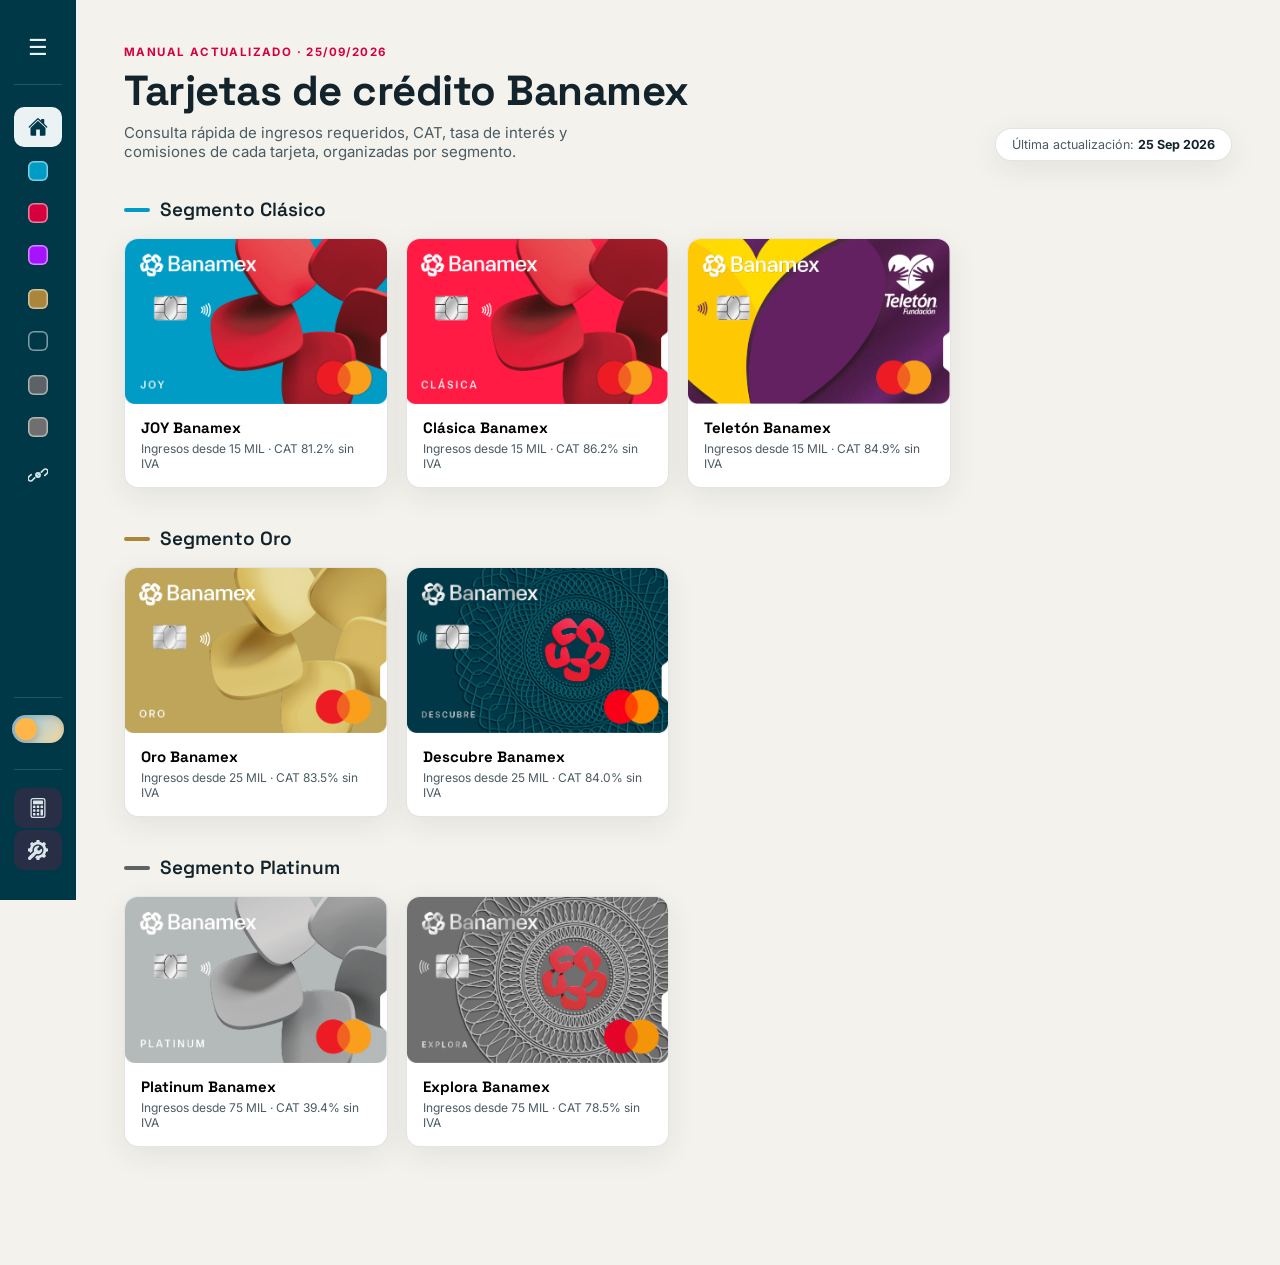
<file: index.html>
<!doctype html>
<html lang="es-MX">
  <head>
    <meta charset="UTF-8" />
    <meta name="viewport" content="width=device-width, initial-scale=1.0" />
    <title>Manual de Tarjetas · Banamex</title>
    <link rel="icon" href="img/favicon.png" />
    <link rel="preconnect" href="https://fonts.googleapis.com" />
    <link rel="preconnect" href="https://fonts.gstatic.com" crossorigin />
    <link
      href="https://fonts.googleapis.com/css2?family=Space+Grotesk:wght@500;600;700&family=Inter:wght@400;500;600;700&display=swap"
      rel="stylesheet"
    />
    <link rel="stylesheet" href="styles.css" />
    <script src="cards/joy.js" defer></script>
    <script src="cards/clasica.js" defer></script>
    <script src="cards/teleton.js" defer></script>
    <script src="cards/oro.js" defer></script>
    <script src="cards/descubre.js" defer></script>
    <script src="cards/platinum.js" defer></script>
    <script src="cards/explora.js" defer></script>
    <script src="calculators.js" defer></script>
    <script src="script.js" defer></script>
    <script src="src/components/theme-toggle.js" defer></script>
  </head>
  <body>
    <div class="overlay" id="overlay"></div>

    <div class="topbar">
      <div class="t1">Manual de Tarjetas · Banamex</div>
      <button class="burger" id="burgerBtn" aria-label="Abrir menú">☰</button>
    </div>

    <div class="app">
      <nav class="sidebar" id="sidebar">
        <div class="brand-block">
          <button
            id="sidebarToggle"
            class="sidebar-toggle"
            title="Contraer menú"
          >
            ☰
          </button>
          <div>
            <div class="t1">Manual Banamex</div>
            <div class="t2">Tarjetas de Crédito</div>
          </div>
        </div>
        <div id="navContainer"><!-- generado por JS --></div>
        <!-- Selector de tema -->
        <div class="theme-switch-container">
          <span class="theme-label">Tema</span>
          <theme-toggle size="md"></theme-toggle>
        </div>
      </nav>

      <main class="main">
        <section class="view active" id="view-home">
          <div class="hero">
            <div>
              <span class="eyebrow">Manual actualizado · 25/09/2026</span>
              <h1>Tarjetas de crédito Banamex</h1>
              <p>
                Consulta rápida de ingresos requeridos, CAT, tasa de interés y
                comisiones de cada tarjeta, organizadas por segmento.
              </p>
            </div>
            <div class="updated-badge">
              Última actualización: <b>25 Sep 2026</b>
            </div>
          </div>
          <div id="segmentsContainer"><!-- generado por JS --></div>
        </section>

        <section class="view" id="view-card">
          <button class="back-link" onclick="showView('home')">
            ← Volver al menú
          </button>
          <div id="cardDetailContainer"><!-- generado por JS --></div>
        </section>

        <section class="view" id="view-puntos">
          <button class="back-link" onclick="showView('home')">
            ← Volver al menú
          </button>
          <div class="hero" style="margin-bottom: 26px">
            <div>
              <h1>Conversión de puntos y tasas de interés</h1>
            </div>
          </div>

          <div class="calc-grid">
            <!-- Calculadora 1: puntos -->
            <div class="calc-card">
              <h2>Conversión de puntos</h2>

              <div class="field">
                <label for="p_tarjeta">Tarjeta</label>
                <select id="p_tarjeta">
                  <option value="0.05">CLÁSICA</option>
                  <option value="0.07">ORO</option>
                  <option value="0.10">PLATINUM</option>
                </select>
              </div>
              <div class="field">
                <label for="p_gasto">Gasto ($)</label>
                <input
                  type="number"
                  id="p_gasto"
                  value="5000"
                  min="0"
                  step="100"
                />
              </div>
              <div class="calc-results">
                <div class="result">
                  <div class="rl">Porcentaje</div>
                  <div class="rv" id="p_out_pct">5%</div>
                </div>
                <div class="result">
                  <div class="rl">Puntos</div>
                  <div class="rv" id="p_out_puntos">250</div>
                </div>
                <div class="result pink" style="grid-column: 1 / -1">
                  <div class="rl">Bonificación</div>
                  <div class="rv" id="p_out_bono">$25</div>
                </div>
              </div>
              <div class="formula-note">
                Puntos = <code>Gasto × Porcentaje</code> · Bonificación =
                <code>Puntos × 0.10</code>
              </div>
            </div>

            <!-- Calculadora 2: intereses -->
            <div class="calc-card">
              <h2>Tasas de interés e intereses generados</h2>

              <div class="field">
                <label for="i_tarjeta">Tarjeta</label>
                <select id="i_tarjeta">
                  <option value="0.6093">JOY</option>
                  <option value="0.6092">TELETON</option>
                  <option value="0.6093">CLÁSICA</option>
                  <option value="0.5895">ORO</option>
                  <option value="0.5901">DESCUBRE</option>
                  <option value="0.3047">PLATINUM</option>
                  <option value="0.5648" selected>EXPLORA</option>
                </select>
              </div>
              <div class="field">
                <label for="i_deuda">Deuda ($)</label>
                <input
                  type="number"
                  id="i_deuda"
                  value="1000"
                  min="0"
                  step="100"
                />
              </div>
              <div class="calc-results">
                <div class="result">
                  <div class="rl">Tasa anual</div>
                  <div class="rv" id="i_out_anual">57.17%</div>
                </div>
                <div class="result">
                  <div class="rl">Tasa mensual</div>
                  <div class="rv" id="i_out_mensual">4.76%</div>
                </div>
                <div class="result pink" style="grid-column: 1 / -1">
                  <div class="rl">Intereses generados</div>
                  <div class="rv" id="i_out_intereses">$47.64</div>
                </div>
              </div>
              <div class="formula-note">
                Tasa mensual = <code>Tasa anual ÷ 12</code> · Intereses =
                <code>Deuda × Tasa mensual</code>
              </div>
            </div>
          </div>

          <footer class="page-footer"></footer>
        </section>

        <section class="view" id="view-digitos">
          <div class="hero" style="margin-bottom: 26px">
            <div>
              <h1>Consulta de dígitos de diferentes bancos</h1>
              <p>Selecciona un banco para ver sus dígitos de referencia.</p>
            </div>
          </div>
          <div class="digitos-grid" id="digitosContainer">
            <!-- generado por JS -->
          </div>
        </section>

        <section class="view" id="view-digito-detail">
          <button class="back-link" onclick="showView('digitos')">
            ← Volver a Dígitos
          </button>
          <div id="digitoDetailContainer"><!-- generado por JS --></div>
        </section>
      </main>
    </div>
    <div id="scriptModal" class="modal">
      <div class="modal-box">
        <button id="closeModal" class="modal-close">✕</button>

        <h2 id="modalTitle">Script para vender</h2>

        <div id="modalScript" class="modal-script"></div>
      </div>
    </div>
  </body>
</html>
</file>
<file: styles.css>
/* ============================================================
   MANUAL DE TARJETAS BANAMEX — hoja de estilos
   Paleta y tokens de diseño reunidos aquí arriba para editar fácil
   ============================================================ */
:root{
  /* ---------- Tema claro ---------- */
  --bg: #F4F2EC;
  --paper: #FFFFFF;
  --surface: #FCFBF8;
  --surface-soft: #FAF8F3;
  --surface-gold: #FBF6EC;

  --ink: #12232C;
  --ink-soft: #4B5B63;
  --ink-muted: #6F7E84;

  --line: rgba(18,35,44,0.12);
  --line-strong: rgba(18,35,44,0.18);

  --brand-red: #D6003F;
  --brand-red-hover: #B90036;
  --brand-teal: #003848;
  --brand-teal-hover: #00556C;
  --gold: #A9863B;

  --sidebar-bg: #003848;
  --sidebar-text: #EAF2F4;
  --sidebar-text-soft: #A9C4CB;
  --sidebar-muted: #7FA3AC;
  --sidebar-item: #D9E7EA;
  --sidebar-hover: rgba(255,255,255,0.08);
  --sidebar-active: #EAF2F4;
  --sidebar-border: rgba(255,255,255,0.14);
  --sidebar-tooltip-bg: #062430;

  /* ---------- Cajas / tarjetas ---------- */
  --card-border: rgba(18,35,44,0.12);
  --card-border-strong: rgba(18,35,44,0.18);
  --card-highlight: rgba(255,255,255,0.70);
  --card-shadow-inset: rgba(255,255,255,0.45);

  --input-bg: #FCFBF8;
  --code-bg: rgba(18,35,44,0.06);

  --shadow: 0 8px 30px rgba(18,35,44,0.08);
  --shadow-hover: 0 14px 34px rgba(18,35,44,0.14);
  --modal-overlay: rgba(0,0,0,0.45);

  --radius-lg: 20px;
  --radius-md: 14px;
  --radius-sm: 8px;

  --font-display: 'Space Grotesk', 'Arial Narrow', sans-serif;
  --font-body: 'Inter', -apple-system, BlinkMacSystemFont, 'Segoe UI', sans-serif;
  --sidebar-w: 280px;
  --sidebar-w-collapsed: 76px;

  color-scheme: light;
}

/* ============================================================
   TEMA OSCURO
   Compatible con data-theme="dark" o class="dark"
   ============================================================ */
html[data-theme="dark"],
body[data-theme="dark"],
body.dark-mode,
html.dark,
body.dark,
body.dark-theme{
  --bg: #0E171B;
  --paper: #172329;
  --surface: #1B2A30;
  --surface-soft: #18262C;
  --surface-gold: #2A251B;

  --ink: #F1F6F7;
  --ink-soft: #B5C5C9;
  --ink-muted: #8FA4AA;

  --line: rgba(220,240,244,0.12);
  --line-strong: rgba(220,240,244,0.20);

  --brand-red: #F02E67;
  --brand-red-hover: #FF4D7F;
  --brand-teal: #0A4C5E;
  --brand-teal-hover: #0D657A;
  --gold: #C6A65A;

  --sidebar-bg: #071F27;
  --sidebar-text: #EEF7F9;
  --sidebar-text-soft: #B3CDD3;
  --sidebar-muted: #8FB3BC;
  --sidebar-item: #D3E3E7;
  --sidebar-hover: rgba(255,255,255,0.10);
  --sidebar-active: #EAF2F4;
  --sidebar-border: rgba(255,255,255,0.12);
  --sidebar-tooltip-bg: #07171D;

  /* ---------- Cajas / tarjetas ---------- */
  --card-border: rgba(255,255,255,0.13);
  --card-border-strong: rgba(255,255,255,0.18);
  --card-highlight: rgba(255,255,255,0.055);
  --card-shadow-inset: rgba(255,255,255,0.06);

  --input-bg: #142127;
  --code-bg: rgba(255,255,255,0.07);

  --shadow: 0 8px 30px rgba(0,0,0,0.28);
  --shadow-hover: 0 14px 34px rgba(0,0,0,0.40);
  --modal-overlay: rgba(0,0,0,0.68);

  color-scheme: dark;
}

*{ box-sizing:border-box; }
html{ scroll-behavior:smooth; }
body{margin:0; background:var(--bg); color:var(--ink); font-family:var(--font-body); -webkit-font-smoothing:antialiased;}
body, .sidebar, .topbar, .tcard, .digito-btn, .digito-card, .costos-panel, .extra-block, .calc-card, .stat, .updated-badge, .detail-segment-tag, .field select, .field input, .formula-note, .validity-note, .waiver-block, .modal-box{ transition:background-color .25s ease, color .25s ease, border-color .25s ease, box-shadow .25s ease; }
img{ max-width:100%; display:block; }
button{ font-family:inherit; cursor:pointer; }
a{ color:inherit; }

.script-text strong{ color:var(--brand-red); font-weight:700;}
/* ---------- App shell ---------- */
.app{ display:flex; min-height:100vh;}

/* ---------- Sidebar ---------- */
.sidebar{ width:var(--sidebar-w); flex-shrink:0; background:var(--sidebar-bg); color:var(--sidebar-text); padding:28px 20px 28px; position:sticky; 
  top:0; height:100vh; overflow-y:auto;overflow-x:hidden; display:flex; flex-direction:column; gap:22px; transition:width .22s ease, padding .22s ease, background-color .25s ease, color .25s ease;}
.sidebar::-webkit-scrollbar{ width:6px; }
.sidebar::-webkit-scrollbar-thumb{ background:rgba(255,255,255,0.18); border-radius:6px; }

.sidebar.collapsed{width:var(--sidebar-w-collapsed); padding-left:14px; padding-right:14px; overflow:visible;}

.sidebar-toggle{ width:38px; height:38px; margin-right: .5rem; flex-shrink:0; border:none; border-radius:10px; background:transparent; 
  color:var(--sidebar-text); display:flex; align-items:center; justify-content:center; font-size:22px; transition:.25s;}

.sidebar-toggle:hover{ background:var(--sidebar-hover); transform:scale(1.05);}
.sidebar.collapsed .sidebar-toggle{margin:auto;}

@keyframes pulse{
    0%{
        box-shadow:
            0 0 0 0 color-mix(in srgb, var(--brand-teal) 45%, transparent);
    }
    70%{
        box-shadow:
            0 0 0 12px transparent;
    }
    100%{
        box-shadow:
            0 0 0 0 transparent;
  }
}
@media(max-width:900px){ .sidebar-toggle{ display:none; } }

.brand-block{display:flex;align-items:center; padding-bottom:18px; border-bottom:1px solid var(--sidebar-border);}
.brand-block img{width:44px; height:44px; border-radius:10px; object-fit:cover; background:#062430;}
.brand-block .t1{font-family:var(--font-display); font-weight:700; font-size:15px; letter-spacing:0.2px; line-height:1.2;}
.brand-block .t2{ font-size:11.5px; color:var(--sidebar-text-soft); letter-spacing:0.3px;}

.sidebar.collapsed .brand-block{ justify-content:center;}

.sidebar.collapsed .brand-block img{ display:none;}

.sidebar.collapsed .brand-block .t1,
.sidebar.collapsed .brand-block .t2{display:none;}

.nav-group{ margin-top:4px; }
.nav-group-label{ font-size:11px; text-transform:uppercase; letter-spacing:1.2px; color:var(--sidebar-muted); font-weight:600; margin:0 0 10px 4px;}
.nav-item{ display:flex; align-items:center; gap:10px; width:100%; text-align:left; background:none; border:none; color:var(--sidebar-item); padding:9px 10px; border-radius:10px; font-size:13.5px; font-weight:500; margin-bottom:2px; text-decoration:none; cursor:pointer; box-sizing:border-box; transition:background .15s ease, color .15s ease, padding-left .15s ease;}
.nav-item .ext-arrow{ margin-left:auto;  font-size:15px; flex-shrink:0; }
.sidebar.collapsed .nav-item .ext-arrow{ display:none; }
.nav-item .dot{ width:20px; height:20px; border-radius:30%; flex-shrink:0; box-shadow: inset 0 0 0 1.5px rgba(255,255,255,0.5);}
.nav-item:hover{ background:var(--sidebar-hover); padding-left:14px; }
.nav-item.active{ background:var(--sidebar-active); color:var(--brand-teal); font-weight:700; }
.nav-item.active .dot{ box-shadow:none; }
.nav-item .nav-label{ overflow:hidden; text-overflow:ellipsis; white-space:nowrap; }
.nav-item .ico{flex-shrink: 0; width: 20px; height: 20px; background-color:var(--sidebar-item); -webkit-mask-size: contain; mask-size: contain; 
  -webkit-mask-repeat: no-repeat; mask-repeat: no-repeat; -webkit-mask-position: center; mask-position: center; 
  transition: background-color .15s ease;}
.nav-item:hover .ico{ background-color: var(--brand-teal); }
.nav-item.active .ico{ background-color:var(--brand-teal); }

.nav-dropdown-group { margin-top:8px; position:relative; }
.nav-dropdown-trigger { position:relative; }
.nav-dropdown-trigger .nav-svg-icon {
  width:20px;
  height:20px;
  flex-shrink:0;
  color:var(--sidebar-item);
}
.nav-dropdown-trigger .caret {
  margin-left:auto;
  font-size:14px;
  transition:transform .2s ease;
}
.nav-dropdown-group.expanded .nav-dropdown-trigger .caret {
  transform: rotate(180deg);
}
.nav-submenu {
  display:none;
  margin-top:4px;
  padding-left:10px;
  border-left:1px solid var(--sidebar-border);
}
.nav-dropdown-group.expanded .nav-submenu {
  display:block;
}
.nav-subitem {
  padding-left:12px;
  font-size:12.4px;
}
.nav-subitem .nav-label {
  white-space:normal;
  line-height:1.3;
}
.sidebar.collapsed .nav-dropdown-group {
  position:relative;
  z-index:30;
}
.sidebar.collapsed .nav-dropdown-trigger {
  justify-content:center;
}
.sidebar.collapsed .nav-dropdown-trigger .nav-label,
.sidebar.collapsed .nav-dropdown-trigger .caret {
  display:none;
}
.sidebar.collapsed .nav-dropdown-group.expanded .nav-submenu {
  display:block;
  position:absolute;
  top:50%;
  left:calc(100% + 15px);
  transform:translateY(-50%);
  margin-left:0;
  padding:8px 8px 6px;
  background:var(--sidebar-bg);
  border:1px solid var(--sidebar-border);
  border-radius:12px;
  box-shadow:0 14px 28px rgba(0,0,0,0.2);
  z-index:200;
}
.sidebar.collapsed .nav-submenu {
  display:none;
}
.sidebar.collapsed .nav-subitem {
  padding:8px 10px;
  border-radius:8px;
}
.sidebar.collapsed .nav-subitem .nav-label {
  display:block;
  white-space:normal;
}

/* ---------- Collapsed sidebar state ---------- */
.sidebar.collapsed .brand-block{ justify-content:center; }
.sidebar.collapsed .brand-block .t1,
.sidebar.collapsed .brand-block .t2{ display:none; }
.sidebar.collapsed .nav-group-label{ display:none; }
.sidebar.collapsed .nav-item{
  justify-content:center;
  padding:10px;
}
.sidebar.collapsed .nav-item:hover{ padding-left:10px; }
.sidebar.collapsed .nav-item .nav-label{ display:none; }
.sidebar.collapsed .nav-calc{ padding-left:0; padding-right:0; }

/* ---------- Tooltip flotante de iconos (sidebar colapsado) ---------- */
.sidebar-tooltip{ position:fixed; transform:translateY(-50%); background:var(--sidebar-tooltip-bg, #062430); color:#fff; padding:9px 16px; border-radius:8px; 
  font-size:13.5px; font-weight:600; letter-spacing:0.1px; white-space:nowrap; box-shadow:0 10px 28px rgba(6,36,48,0.35); z-index:3000; 
  pointer-events:none; animation:sidebarTooltipIn .14s ease;}
.sidebar-tooltip::before{content:""; position:absolute; top:50%; left:-5px; transform:translateY(-50%); width:10px; height:10px; 
  background:var(--sidebar-tooltip-bg, #062430); border-radius:2px; transform:translateY(-50%) rotate(45deg);}
@keyframes sidebarTooltipIn{
  from{ opacity:0; transform:translateY(-50%) translateX(-6px); }
  to{ opacity:1; transform:translateY(-50%) translateX(0); }}

.nav-calc{  padding-top:18px; border-top:1px solid var(--sidebar-border);}
.nav-calc .nav-item{ background:color-mix(in srgb, var(--brand-red) 18%, transparent); color:#FFD9E2;}
.nav-calc .nav-item.active{ background:var(--brand-red); color:#fff; }
.nav-calc .nav-item:hover{ background:color-mix(in srgb, var(--brand-red) 30%, transparent); }

/* ---------- Mobile top bar ---------- */
.topbar{ display:none; position:sticky; top:0; z-index:40; background:var(--sidebar-bg); color:var(--sidebar-text); align-items:center; 
  justify-content:space-between; padding:14px 16px; box-shadow:var(--shadow);}
.topbar .t1{ font-family:var(--font-display); font-weight:700; font-size:15px; }
.burger{background:none; border:1px solid var(--sidebar-border); border-radius:8px; width:38px; height:34px; color:var(--sidebar-text); font-size:18px; 
  line-height:1;}

/* ---------- Main ---------- */
.main{flex:1; min-width:0; padding:40px 48px 80px;}
.view{ display:none; animation:fade .35s ease; }
.view.active{ display:block; }
@keyframes fade{ from{ opacity:0; transform:translateY(6px);} to{opacity:1; transform:translateY(0);} }

/* ---------- Home view ---------- */
.hero{ display:flex; align-items:flex-end;justify-content:space-between; gap:24px; margin-bottom:36px; flex-wrap:wrap;}
.hero h1{ font-family:var(--font-display); font-size:clamp(28px, 3.4vw, 42px); line-height:1.05; margin:0 0 10px; letter-spacing:-0.5px;}
.hero p{
  margin:0; color:var(--ink-soft); font-size:15px; max-width:52ch;
}
.hero .eyebrow{display:inline-block; font-size:11.5px; text-transform:uppercase; letter-spacing:1.4px;color:var(--brand-red); font-weight:700; margin-bottom:10px;}
.updated-badge{ background:var(--paper);border:1px solid var(--line); border-radius:100px; padding:8px 16px; font-size:12.5px; 
  color:var(--ink-soft); box-shadow:var(--shadow);white-space:nowrap;}
.updated-badge b{ color:var(--ink); }

.segment-block{ margin-bottom:38px; }
.segment-title{ display:flex; align-items:center; gap:10px; font-family:var(--font-display); font-size:19px; font-weight:600; margin:0 0 16px;}
.segment-title .bar{ width:26px; height:4px; border-radius:4px; }

.card-grid{ display:grid; grid-template-columns:repeat(auto-fill, minmax(230px, 1fr)); gap:18px;}
.tcard{background:var(--paper); border-radius:var(--radius-md); overflow:hidden; box-shadow:var(--shadow); border:1px solid var(--line);
  text-align:left; padding:0; transition:transform .18s ease, box-shadow .18s ease; display:flex; flex-direction:column;}
.tcard:hover{ transform:translateY(-4px); box-shadow:var(--shadow-hover); }
.tcard img{ width:100%; aspect-ratio:600/379; object-fit:cover; }
.tcard .tc-body{ padding:14px 16px 16px; }
.tcard .tc-name{ font-family:var(--font-display); font-weight:700; font-size:15px; margin-bottom:4px; }
.tcard .tc-meta{ font-size:12px; color:var(--ink-soft); }

/* ---------- Dígitos: menú de bancos ---------- */
.digitos-grid{ display:grid; grid-template-columns:repeat(3, minmax(0,1fr)); gap:14px; max-width:760px;}
.digito-btn{ background:var(--paper); border:1.5px solid var(--line); border-radius:999px; padding:16px 18px; font-family:var(--font-display); 
  font-weight:600; font-size:14px; letter-spacing:.2px; color:var(--ink); text-align:center; box-shadow:var(--shadow); transition:transform .15s ease, 
  border-color .15s ease, color .15s ease;}
.digito-btn:hover{ transform:translateY(-3px); border-color:var(--brand-teal); color:var(--brand-teal);}
.digito-btn:active{ transform:translateY(0); }

/* ---------- Dígitos: detalle por banco ---------- */
.digito-cards-grid{display:grid; grid-template-columns:repeat(auto-fit, minmax(220px, 400px)); justify-content:center; gap:18px; margin-top:24px;}
.digito-card{background:var(--paper); border:1px solid var(--line); border-radius:var(--radius-md); box-shadow:var(--shadow); overflow:hidden; 
  min-height:440px; display:flex; align-items:center; justify-content:center;}
.digito-card img{ width:100%; object-fit:cover; display:block; }
.digito-placeholder{color:var(--ink-soft); font-size:13px; text-align:center; padding:24px;}

@media (max-width: 860px){
  .digitos-grid{ grid-template-columns:repeat(2, minmax(0,1fr)); }}
@media (max-width: 520px){
  .digitos-grid{ grid-template-columns:1fr; }
  .digito-card{ min-height:260px; }}

/* ---------- Card detail view ---------- */
.back-link{display:inline-flex; align-items:center; gap:6px; font-size:13px; font-weight:600; color:var(--ink-soft); background:none; 
  border:none; padding:0; margin-bottom:20px;}
.back-link:hover{ color:var(--brand-red); }
.detail-head{ display:flex; gap:22px; margin-bottom:30px; align-items:center; flex-wrap:wrap;}
.detail-img-wrap{flex:0 0 190px; max-width:190px; width:100%; overflow:hidden;}
.detail-img-wrap img{ width:100%; display:block; }
.detail-info{ flex:1 1 300px; min-width:240px; }
.detail-segment-tag{ display:inline-flex; align-items:center; gap:7px; font-size:11.5px; text-transform:uppercase; letter-spacing:1.2px; 
  font-weight:700; color:var(--ink-soft); margin-bottom:8px; padding:6px 12px; background:var(--paper); border:1px solid var(--line); 
  border-radius:999px;}
.detail-segment-tag .dot{ width:9px; height:9px; border-radius:50%; }
.detail-info h1{font-family:var(--font-display); font-size:clamp(22px,2.6vw,30px); margin:0 0 14px; letter-spacing:-0.5px;}
/* ---------- Card detail: imagen izquierda + nombre arriba de la tabla, alineado a la izquierda ---------- */
.detail-page-title{font-family:var(--font-display); font-size:clamp(24px,2.8vw,32px); margin:0 0 22px; letter-spacing:-0.5px; text-align:left;}
.detail-header{
  position:sticky;
  top:18px;
  z-index:20;
  display:flex;
  align-items:flex-start;
  justify-content:flex-start;
  gap:24px;
  text-align:left;
  padding:8px 0 12px;
  background: linear-gradient(to bottom, var(--bg-main) 0%, rgba(10, 18, 26, 0.88) 30%, rgba(10, 18, 26, 0.2) 100%);
  backdrop-filter: blur(6px);
}
.detail-img-col{flex:0 0 220px; width:220px; display:flex; flex-direction:column; align-items:flex-start;}
.detail-img-wrap{ width:100%; margin-top:10px;}
.detail-img-wrap img{ width:100%; display:block;}
.costos-panel{min-width:0; background: var(--paper); border:1px solid var(--line); border-radius:var(--radius-lg); 
  padding:20px 22px; box-shadow:var(--shadow);}
.costos-title{font-family:var(--font-display); font-weight:700; font-size:13px; text-transform:uppercase; letter-spacing:1.2px; 
  color:var(--accent, var(--brand-red));margin-bottom:14px; display:flex; align-items:center; gap:8px;}
.costos-title::before{ content:""; width:8px; height:8px; border-radius:50%; background:var(--accent, var(--brand-red));}
.costos-grid{display:grid; grid-template-columns:repeat(3, 1fr); gap:10px;}
@media(max-width:640px){ .costos-grid{ grid-template-columns:1fr 1fr; } }

.detail-two-col{
    display:grid;
    grid-template-columns: 60% 40%;
    gap:22px;
    margin-top:22px;
    align-items:flex-start;
}
.detail-two-col > .extra-block,
.detail-two-col > .waiver-block{
  margin-top:0;
}
.detail-actions{
  margin-top:22px;
  display:flex;
  justify-content:flex-start;
}
.detail-action-btn{
  appearance:none;
  border:none;
  border-radius:999px;
  background:linear-gradient(135deg, var(--brand-teal), var(--brand-red));
  color:#fff;
  font-family:var(--font-display);
  font-size:0.92rem;
  font-weight:700;
  padding:12px 18px;
  cursor:pointer;
  box-shadow:var(--shadow);
  transition:transform .2s ease, box-shadow .2s ease;
}
.detail-action-btn:hover{
  transform:translateY(-2px);
  box-shadow:var(--shadow-hover);
}
@media (max-width:1400px){

    .detail-two-col{
        grid-template-columns:1fr;
    }
}
.script-text{ font-size:15.5px; color:var(--ink-soft); line-height:1.65; white-space:pre-line;}
.bonif-list{ margin:0; padding:0; list-style:none; display:flex; flex-direction:column; gap:10px;}
.bonif-list li{ position:relative; padding-left:26px; font-size:13.5px; line-height:1.55; color:var(--ink); counter-increment:bonif;}
.bonif-list{ counter-reset:bonif; }
.bonif-list li::before{ content:counter(bonif); position:absolute; left:0; top:0; width:18px; height:18px; 
  border-radius:50%; background:var(--gold); color:#fff; font-size:10.5px; font-weight:700; display:flex; 
  align-items:center; justify-content:center;}

.stat-grid{ display:grid; grid-template-columns:1fr 1fr; gap:8px;}
.stat{ background:var(--paper); border:1px solid var(--line); border-left:3px solid var(--accent, var(--brand-red)); border-radius:8px; padding:8px 11px;}
.stat .label{ font-size:17px; text-transform:uppercase; letter-spacing:0.6px; color:var(--ink-soft); font-weight:800; margin-bottom:3px; }
.stat .value{ font-family:var(--font-display); font-size:16px; font-weight:700; line-height:1.25; color:var(--brand-red); }
.stat.accent{ border-color:transparent; }

.extra-block{margin-top:22px;background:var(--paper); border:1px solid var(--line); border-radius:var(--radius-lg); padding:22px; box-shadow:var(--shadow);}
.extra-block h2{
  font-family:var(--font-display);  margin:14px;
}
.extra-block img{ border-radius:var(--radius-sm); }
.extra-block .benefits-list {
  list-style: none;
  margin: 0;
  padding: 0;
}

.extra-block .benefits-list li {
  margin: 0 0 18px;
  line-height: 1.5;
}

.extra-block .benefit-item-wrapper {
  display: block;
}

.extra-block .benefit-copy {
  display: inline;
  white-space: normal;
  overflow-wrap: break-word;
  word-break: normal;
  hyphens: none;
  line-height: 1.5;
}

.extra-block .benefit-copy strong {
  display: inline;
  font-weight: 800;
  white-space: normal;
}

.validity-note{
  margin-top:16px;font-size:12.5px;color:var(--ink-soft);background:var(--surface-soft); 
  border:1px dashed var(--line);border-radius:10px; padding:9px 12px; display:inline-block;}
.validity-note b{ color:var(--ink); }

.waiver-block{ background:var(--surface-gold); border:1px solid rgba(169,134,59,0.35); border-radius:var(--radius-lg); padding:18px 22px;}
.waiver-title{ font-family:var(--font-display); font-weight:600; font-size:16px; color:var(--gold); margin-bottom:6px;}
.waiver-block p{ margin:0; font-size:14.5px; color:var(--ink-soft); line-height:1.55; }

.explora-table-wrap {
  overflow-x: auto;
  border: 1px solid var(--line);
  border-radius: 12px;
}

.explora-benefits-table {
  width: 100%;
  border-collapse: collapse;
  background: var(--paper);
  min-width: 520px;
}

.explora-benefits-table th,
.explora-benefits-table td {
  text-align: left;
  padding: 12px 14px;
  border-bottom: 1px solid var(--line);
  vertical-align: top;
  color: var(--ink);
  font-size: 14px;
  line-height: 1.5;
}

.explora-benefits-table th {
  background: var(--surface-soft);
  font-family: var(--font-display);
  font-size: 12px;
  text-transform: uppercase;
  letter-spacing: 0.9px;
  color: var(--ink-soft);
}

.explora-benefits-table tbody tr:last-child td {
  border-bottom: none;
}

.explora-benefits-table td:first-child {
  font-weight: 700;
  color: var(--brand-teal);
  width: 34%;
}

.explora-table-block {
  padding: 0;
  overflow: hidden;
}

.explora-destinations-grid {
  display: grid;
  grid-template-columns: repeat(2, minmax(0, 1fr));
  gap: 0;
  border-bottom: 1px solid var(--line);
}

.explora-destination-group {
  padding: 22px 22px 14px;
}

.explora-destination-group + .explora-destination-group {
  border-left: 1px solid var(--line);
}

.explora-destination-group h3 {
  margin: 0 0 18px;
  font-family: var(--font-display);
  font-size: 1.05rem;
  font-weight: 700;
  color: var(--ink);
}

.explora-destination-list {
  list-style: none;
  margin: 0;
  padding: 0;
  display: grid;
  grid-template-columns: repeat(3, minmax(135px, 1fr));
  gap: 12px 18px;
  align-items: center;
}

.explora-destination-list li {
  position: relative;
  padding-left: 16px;
  font-size: 1rem;
  line-height: 1.4;
  color: var(--ink);
  font-weight: 600;
}

.explora-destination-list li::before {
  content: "•";
  position: absolute;
  left: 0;
  top: 0;
  color: var(--brand-teal);
  font-size: 1.05rem;
}

.explora-certificate-title {
  margin: 24px 22px 18px;
  font-family: var(--font-display);
  font-size: clamp(1.5rem, 1.7vw, 2.1rem);
  line-height: 1.25;
  color: var(--ink);
}

.explora-certificate-grid {
  display: grid;
  grid-template-columns: repeat(2, minmax(0, 1fr));
  gap: 18px;
  padding: 0 22px 22px;
}

.explora-certificate-card {
  display: flex;
  align-items: center;
  gap: 16px;
  background: var(--surface-soft);
  border: 1px solid var(--line);
  border-radius: 16px;
  padding: 18px 20px;
  min-height: 170px;
}

.explora-certificate-icon {
  width: 92px;
  height: 92px;
  border-radius: 18px;
  display: flex;
  align-items: center;
  justify-content: center;
  color: var(--brand-teal);
  background: rgba(6, 122, 140, 0.08);
  flex-shrink: 0;
}

.explora-certificate-icon svg {
  width: 58px;
  height: 58px;
}

.explora-certificate-copy {
  display: flex;
  flex-direction: column;
  gap: 8px;
  min-width: 0;
}

.explora-certificate-copy h3 {
  margin: 0;
  font-family: var(--font-display);
  font-size: clamp(1.15rem, 1.4vw, 1.8rem);
  line-height: 1.25;
  color: var(--ink);
}

.explora-certificate-copy p {
  margin: 0;
  color: var(--ink-soft);
  line-height: 1.6;
  font-size: 1rem;
}

@media (max-width: 900px) {
  .explora-destinations-grid,
  .explora-certificate-grid {
    grid-template-columns: 1fr;
  }

  .explora-destination-group + .explora-destination-group {
    border-left: none;
    border-top: 1px solid var(--line);
  }

  .explora-destination-list {
    grid-template-columns: repeat(2, minmax(140px, 1fr));
  }
}

.redencion-container {
  margin-top: 26px;
  background: var(--paper);
  border: 1px solid var(--line);
  border-radius: var(--radius-lg);
  padding: 22px;
  box-shadow: var(--shadow);
}

.section-header {
  display: flex;
  align-items: center;
  gap: 12px;
  margin-bottom: 24px;
}

.header-icon {
  width: 44px;
  height: 44px;
  background-color: var(--brand-teal);
  border-radius: 50%;
  display: flex;
  align-items: center;
  justify-content: center;
  flex-shrink: 0;
}

.header-icon svg {
  width: 24px;
  height: 24px;
  stroke: #ffffff;
}

.section-header h2 {
  margin: 0;
  font-family: var(--font-display);
  font-size: clamp(1.3rem, 2vw, 1.75rem);
  font-weight: 800;
  color: var(--brand-teal);
  letter-spacing: 0.5px;
}

.redencion-grid {
  display: grid;
  grid-template-columns: repeat(4, minmax(0, 1fr));
  gap: 16px;
}

.redencion-card {
  background: var(--surface-soft);
  border: 1px solid var(--line);
  border-radius: 14px;
  padding: 24px 16px 20px;
  display: flex;
  flex-direction: column;
  align-items: center;
  width: 100%;
  max-width: 100%;
  min-width: 0;
  overflow: hidden;
  transition: transform 0.2s ease, box-shadow 0.2s ease;
}

.redencion-card:hover {
  transform: translateY(-3px);
  box-shadow: var(--shadow-hover);
}

.redencion-card-icon {
  height: 55px;
  display: flex;
  align-items: center;
  justify-content: center;
  margin-bottom: 16px;
  flex-shrink: 0;
}

.redencion-card-icon svg {
  width: 42px;
  height: 42px;
  stroke: var(--brand-teal);
}

.redencion-card-content {
  display: flex;
  align-items: flex-start;
  gap: 10px;
  width: 100%;
  min-width: 0;
}

.step-badge {
  background-color: var(--brand-teal);
  color: #ffffff;
  font-weight: bold;
  font-size: 0.85rem;
  min-width: 22px;
  width: 22px;
  height: 22px;
  border-radius: 50%;
  display: flex;
  align-items: center;
  justify-content: center;
  margin-top: 2px;
  flex-shrink: 0;
}

.redencion-card-content p {
  margin: 0;
  color: var(--ink);
  font-size: 0.88rem;
  line-height: 1.35;
  max-width: 100%;
  overflow-wrap: anywhere;
  word-break: break-word;
  white-space: normal;
}

.redencion-card-content strong {
  color: var(--ink);
}

.redencion-card-content a {
  color: var(--brand-red);
  text-decoration: underline;
  word-break: break-word;
  overflow-wrap: anywhere;
  display: inline-block;
  margin-top: 4px;
  font-size: 0.82rem;
  max-width: 100%;
}

.redencion-card-content a:hover {
  color: var(--brand-red-hover);
}

@media (max-width: 992px) {
  .redencion-grid {
    grid-template-columns: repeat(2, minmax(0, 1fr));
  }
}

@media (max-width: 576px) {
  .redencion-grid {
    grid-template-columns: 1fr;
  }
}

.benefits-list{ margin:0; padding:0; list-style:none;display:flex; flex-direction:column; gap:12px;}
.benefits-list li{ position:relative; padding-left:22px; font-size:15px; line-height:1.55; color:var(--ink);}
.benefits-list li::before{ content:""; position:absolute; left:0; top:6px; width:9px; 
  height:9px; border-radius:50%; background:var(--brand-red);}
.benefit-item-wrapper{ display:inline-flex; flex-wrap:wrap; align-items:center; gap:8px 12px; width:auto; }
.benefit-copy{ display:inline-flex; align-items:center; flex-wrap:wrap; gap:8px 12px; }
.benefit-link,
.benefit-link-button{ display:inline-flex; align-items:center; justify-content:center; text-decoration:none; border-radius:999px; padding:6px 12px; background:var(--brand-red); color:#fff; font-size:11px; font-weight:700; letter-spacing:0.4px; text-transform:uppercase; line-height:1.2; transition:transform .2s ease, opacity .2s ease; border:none; cursor:pointer; font-family:var(--font-body); margin-left:0; vertical-align:baseline; white-space:nowrap; flex-shrink:0; }
.benefit-link:hover,
.benefit-link-button:hover{ transform:translateY(-1px); opacity:.95; }
.benefit-link-button{ appearance:none; }

/* ============================================================
   CAJAS / TARJETAS — acabado premium para modo oscuro
   ============================================================ */

/* Tema claro: conserva un borde muy discreto */
.tcard,
.digito-card,
.costos-panel,
.extra-block,
.calc-card,
.stat,
.detail-segment-tag,
.updated-badge {
  border-color:var(--card-border);
}

/* Tema oscuro: borde luminoso sutil + profundidad */
body.dark-mode .tcard,
body.dark-mode .digito-card,
body.dark-mode .costos-panel,
body.dark-mode .extra-block,
body.dark-mode .calc-card,
body.dark-mode .stat,
body.dark-mode .updated-badge,
body.dark-mode .detail-segment-tag {
  border:2px solid var(--card-border);
  box-shadow:
    0 12px 30px rgba(0,0,0,.32),
    inset 0 1px 0 var(--card-shadow-inset);
}

/* Las cajas principales reciben un marco ligeramente más marcado */
body.dark-mode .calc-card,
body.dark-mode .costos-panel {
  border-color:var(--card-border-strong);
  box-shadow:
    0 14px 35px rgba(0,0,0,.38),
    inset 0 1px 0 var(--card-shadow-inset);
}

/* La tarjeta de producto mantiene el levantamiento al pasar el mouse */
body.dark-mode .tcard:hover {
  border-color:var(--card-border-strong);
  box-shadow:
    0 18px 38px rgba(0,0,0,.42),
    inset 0 1px 0 var(--card-highlight);
}

/* Elementos pequeños, con menos peso visual */
body.dark-mode .formula-note,
body.dark-mode .validity-note {
  border-color:rgba(255,255,255,.12);
  box-shadow:inset 0 1px 0 rgba(255,255,255,.035);
}

/* El bloque dorado conserva su identidad, pero gana definición */
body.dark-mode .waiver-block {
  border-color:rgba(198,166,90,.38);
  box-shadow:
    0 10px 26px rgba(0,0,0,.22),
    inset 0 1px 0 rgba(255,255,255,.035);
}

/* Inputs: borde visible sin parecer un botón */
body.dark-mode .field select,
body.dark-mode .field input {
  border-color:rgba(255,255,255,.14);
  box-shadow:inset 0 1px 0 rgba(255,255,255,.025);
}

/* Botones de banco */
body.dark-mode .digito-btn {
  border-color:var(--card-border);
  box-shadow:
    0 8px 24px rgba(0,0,0,.24),
    inset 0 1px 0 var(--card-shadow-inset);
}

/* Modal con el mismo lenguaje visual */
body.dark-mode .modal-box {
  border:2px solid var(--card-border);
  box-shadow:
    0 24px 60px rgba(0,0,0,.50),
    inset 0 1px 0 var(--card-shadow-inset);
}

/* Modal en modo oscuro: iconos y encabezados en blanco */
html[data-theme="dark"] .modal-script .section-header h2,
body[data-theme="dark"] .modal-script .section-header h2,
body.dark-mode .modal-script .section-header h2,
body.dark .modal-script .section-header h2,
html.dark .modal-script .section-header h2,
body.dark-theme .modal-script .section-header h2,
html[data-theme="dark"] .modal-script .redencion-container .section-header h2,
body[data-theme="dark"] .modal-script .redencion-container .section-header h2,
body.dark-mode .modal-script .redencion-container .section-header h2,
body.dark .modal-script .redencion-container .section-header h2,
html.dark .modal-script .redencion-container .section-header h2,
body.dark-theme .modal-script .redencion-container .section-header h2,
html[data-theme="dark"] .modal-script .explora-destination-group h3,
body[data-theme="dark"] .modal-script .explora-destination-group h3,
body.dark-mode .modal-script .explora-destination-group h3,
body.dark .modal-script .explora-destination-group h3,
html.dark .modal-script .explora-destination-group h3,
body.dark-theme .modal-script .explora-destination-group h3,
html[data-theme="dark"] .modal-script .explora-certificate-title,
body[data-theme="dark"] .modal-script .explora-certificate-title,
body.dark-mode .modal-script .explora-certificate-title,
body.dark .modal-script .explora-certificate-title,
html.dark .modal-script .explora-certificate-title,
body.dark-theme .modal-script .explora-certificate-title,
html[data-theme="dark"] .modal-script .explora-certificate-copy h3,
body[data-theme="dark"] .modal-script .explora-certificate-copy h3,
body.dark-mode .modal-script .explora-certificate-copy h3,
body.dark .modal-script .explora-certificate-copy h3,
html.dark .modal-script .explora-certificate-copy h3,
body.dark-theme .modal-script .explora-certificate-copy h3,
html[data-theme="dark"] .modal-script .redencion-card-content p,
body[data-theme="dark"] .modal-script .redencion-card-content p,
body.dark-mode .modal-script .redencion-card-content p,
body.dark .modal-script .redencion-card-content p,
html.dark .modal-script .redencion-card-content p,
body.dark-theme .modal-script .redencion-card-content p,
html[data-theme="dark"] .modal-script .redencion-card-content strong,
body[data-theme="dark"] .modal-script .redencion-card-content strong,
body.dark-mode .modal-script .redencion-card-content strong,
body.dark .modal-script .redencion-card-content strong,
html.dark .modal-script .redencion-card-content strong,
body.dark-theme .modal-script .redencion-card-content strong,
html[data-theme="dark"] .modal-script .explora-destination-list li,
body[data-theme="dark"] .modal-script .explora-destination-list li,
body.dark-mode .modal-script .explora-destination-list li,
body.dark .modal-script .explora-destination-list li,
html.dark .modal-script .explora-destination-list li,
body.dark-theme .modal-script .explora-destination-list li,
html[data-theme="dark"] .modal-script .explora-certificate-copy p,
body[data-theme="dark"] .modal-script .explora-certificate-copy p,
body.dark-mode .modal-script .explora-certificate-copy p,
body.dark .modal-script .explora-certificate-copy p,
html.dark .modal-script .explora-certificate-copy p,
body.dark-theme .modal-script .explora-certificate-copy p {
  color: #fff;
}

html[data-theme="dark"] .modal-script .header-icon svg,
body[data-theme="dark"] .modal-script .header-icon svg,
body.dark-mode .modal-script .header-icon svg,
body.dark .modal-script .header-icon svg,
html.dark .modal-script .header-icon svg,
body.dark-theme .modal-script .header-icon svg,
html[data-theme="dark"] .modal-script .redencion-card-icon svg,
body[data-theme="dark"] .modal-script .redencion-card-icon svg,
body.dark-mode .modal-script .redencion-card-icon svg,
body.dark .modal-script .redencion-card-icon svg,
html.dark .modal-script .redencion-card-icon svg,
body.dark-theme .modal-script .redencion-card-icon svg,
html[data-theme="dark"] .modal-script .explora-certificate-icon,
body[data-theme="dark"] .modal-script .explora-certificate-icon,
body.dark-mode .modal-script .explora-certificate-icon,
body.dark .modal-script .explora-certificate-icon,
html.dark .modal-script .explora-certificate-icon,
body.dark-theme .modal-script .explora-certificate-icon,
html[data-theme="dark"] .modal-script .explora-certificate-icon svg,
body[data-theme="dark"] .modal-script .explora-certificate-icon svg,
body.dark-mode .modal-script .explora-certificate-icon svg,
body.dark .modal-script .explora-certificate-icon svg,
html.dark .modal-script .explora-certificate-icon svg,
body.dark-theme .modal-script .explora-certificate-icon svg,
html[data-theme="dark"] .modal-script .explora-destination-list li::before,
body[data-theme="dark"] .modal-script .explora-destination-list li::before,
body.dark-mode .modal-script .explora-destination-list li::before,
body.dark .modal-script .explora-destination-list li::before,
html.dark .modal-script .explora-destination-list li::before,
body.dark-theme .modal-script .explora-destination-list li::before,
html[data-theme="dark"] .modal-script .step-badge,
body[data-theme="dark"] .modal-script .step-badge,
body.dark-mode .modal-script .step-badge,
body.dark .modal-script .step-badge,
html.dark .modal-script .step-badge,
body.dark-theme .modal-script .step-badge {
  color: #fff;
  stroke: #fff;
}

html[data-theme="dark"] .modal-script .step-badge,
body[data-theme="dark"] .modal-script .step-badge,
body.dark-mode .modal-script .step-badge,
body.dark .modal-script .step-badge,
html.dark .modal-script .step-badge,
body.dark-theme .modal-script .step-badge {
  background-color: rgba(255,255,255,0.12);
  border: 1px solid rgba(255,255,255,0.18);
}

html[data-theme="dark"] .modal-script .explora-destination-list li::before,
body[data-theme="dark"] .modal-script .explora-destination-list li::before,
body.dark-mode .modal-script .explora-destination-list li::before,
body.dark .modal-script .explora-destination-list li::before,
html.dark .modal-script .explora-destination-list li::before,
body.dark-theme .modal-script .explora-destination-list li::before,
html[data-theme="dark"] .modal-script .explora-certificate-icon svg,
body[data-theme="dark"] .modal-script .explora-certificate-icon svg,
body.dark-mode .modal-script .explora-certificate-icon svg,
body.dark .modal-script .explora-certificate-icon svg,
html.dark .modal-script .explora-certificate-icon svg,
body.dark-theme .modal-script .explora-certificate-icon svg {
  fill: none;
}

html[data-theme="dark"] .modal-script .redencion-card,
body[data-theme="dark"] .modal-script .redencion-card,
body.dark-mode .modal-script .redencion-card,
body.dark .modal-script .redencion-card,
html.dark .modal-script .redencion-card,
body.dark-theme .modal-script .redencion-card,
html[data-theme="dark"] .modal-script .explora-certificate-card,
body[data-theme="dark"] .modal-script .explora-certificate-card,
body.dark-mode .modal-script .explora-certificate-card,
body.dark .modal-script .explora-certificate-card,
html.dark .modal-script .explora-certificate-card,
body.dark-theme .modal-script .explora-certificate-card,
html[data-theme="dark"] .modal-script .explora-destination-group,
body[data-theme="dark"] .modal-script .explora-destination-group,
body.dark-mode .modal-script .explora-destination-group,
body.dark .modal-script .explora-destination-group,
html.dark .modal-script .explora-destination-group,
body.dark-theme .modal-script .explora-destination-group {
  background: rgba(255,255,255,0.02);
  border-color: rgba(255,255,255,0.12);
}

/* ---------- Calculator view ---------- */
.calc-grid{ display:grid; grid-template-columns:1fr 1fr; gap:22px; align-items:start;}
@media(max-width:860px)
{ .calc-grid{ grid-template-columns:1fr; } }

.calc-card{ background:var(--paper); border:1px solid var(--line); border-radius:var(--radius-lg); padding:26px; box-shadow:var(--shadow);}
.calc-card h2{
  font-family:var(--font-display); font-size:18px; margin:0 0 6px;
}
.calc-card .sub{ font-size:12.5px; color:var(--ink-soft); margin-bottom:20px; }
.field{ margin-bottom:16px; }
.field label{
  display:block; font-size:12px; font-weight:600; text-transform:uppercase;
  letter-spacing:0.6px; color:var(--ink-soft); margin-bottom:6px;
}
.field select, .field input{
  width:100%; padding:11px 13px; border-radius:10px; border:1.5px solid var(--line);
  font-size:14.5px; font-family:var(--font-body); background:var(--input-bg); color:var(--ink);
}
.field select:focus, .field input:focus{ outline:2px solid var(--brand-red); outline-offset:1px; border-color:var(--brand-red); }

.calc-results{
  display:grid; grid-template-columns:1fr 1fr; gap:10px; margin-top:20px;
}
.result{
  background:var(--brand-teal); color:#fff; border-radius:12px; padding:14px 16px;
}
.result .rl{ font-size:10.5px; text-transform:uppercase; letter-spacing:1px; color:#9FC2C9; margin-bottom:4px; }
.result .rv{ font-family:var(--font-display); font-size:20px; font-weight:700; }
.result.pink{ background:var(--brand-red); }
.result.pink .rl{ color:#FBD2DE; }

.formula-note{
  margin-top:16px; font-size:11.5px; color:var(--ink-soft); background:var(--surface-soft);
  border:1px dashed var(--line); border-radius:10px; padding:10px 12px; line-height:1.5;
}
code{ background:var(--code-bg); padding:1px 5px; border-radius:4px; font-size:11px; }

footer.page-footer{
  margin-top:60px; padding-top:22px; border-top:1px solid var(--line);
  font-size:11.5px; color:var(--ink-soft); display:flex; justify-content:space-between; flex-wrap:wrap; gap:8px;
}
.stat-button{cursor:pointer; transition:.25s;}

.stat-button:hover{ transform:translateY(-3px); box-shadow:0 8px 20px rgba(0,0,0,.08);}

.open-script{ width:100%; border:none; background:var(--brand-teal); color:white; padding:10px; border-radius:8px; 
  font-size:14px; font-weight:600; transition:.25s;}
.open-script:hover{ background:var(--brand-teal-hover);}
.modal{ position:fixed; inset:0; display:flex; justify-content:center; align-items:center; background:var(--modal-overlay); 
  opacity:0;visibility:hidden; transition:.25s; z-index:9999;}
.modal.show{opacity:1;visibility:visible;}
.modal-box{width:min(1200px, calc(100vw - 24px)); max-height:85vh; overflow:auto; background:var(--paper);border-radius:20px; padding:35px; 
  position:relative; animation:modalIn .25s; box-sizing:border-box;}
.modal-close{position:absolute; right:20px;top:20px; border:none; background:none; font-size:30px; cursor:pointer;}
.modal-script{margin-top:20px; white-space:normal; line-height:1.7; color:var(--ink); width:100%; max-width:100%; box-sizing:border-box; overflow-wrap:anywhere; word-break:break-word;}
.modal-script > * { max-width:100%; }
.modal-script .redencion-container,
.modal-script .explora-table-block {
  margin-top:0;
  border:1px solid var(--line);
  box-shadow:none;
}
.modal-script .explora-table-block {
  padding:0;
}
.modal-script .explora-table-wrap,
.modal-script .explora-destination-list,
.modal-script .redencion-grid,
.modal-script .explora-certificate-grid,
.modal-script .explora-destinations-grid {
  max-width:100%;
}
.modal-script .explora-destination-list {
  grid-template-columns: repeat(2, minmax(120px, 1fr));
}
@media (max-width: 700px) {
  .modal-box { padding: 24px 16px 18px; }
  .modal-script .redencion-grid { grid-template-columns: 1fr; }
  .modal-script .explora-destination-list,
  .modal-script .explora-certificate-grid,
  .modal-script .explora-destinations-grid { grid-template-columns: 1fr; }
  .modal-script .explora-certificate-card {
    flex-direction: column;
    align-items: flex-start;
  }
  .modal-script .explora-certificate-icon { width: 68px; height: 68px; }
  .modal-script .explora-certificate-copy h3 { font-size: 1.1rem; }
}

@keyframes modalIn{

    from{
        transform:translateY(20px);
        opacity:0;
    }

    to{
        transform:none;
        opacity:1;
    }
}
/* =========================================================
   CAMBIO DE TEMA
   ========================================================= */
.theme-switch-container{
  margin-top:auto;
  padding-top:16px;
  border-top:1px solid var(--sidebar-border);
  display:flex;
  align-items:center;
  justify-content:space-between;
  gap:12px;
  min-height:50px;
}
.theme-label{
  font-size:11px;
  text-transform:uppercase;
  letter-spacing:1.2px;
  font-weight:600;
  color:var(--sidebar-muted);
}
.sidebar.collapsed .theme-switch-container{justify-content:center;}
.sidebar.collapsed .theme-label{display:none;}
.theme-switch-container theme-toggle{flex-shrink:0;}

/* ---------- Overlay for mobile nav ---------- */
.overlay{
  position:fixed; inset:0; background:var(--modal-overlay);
  display:none; z-index:39;
}
.overlay.show{ display:block; }

/* ---------- Responsive ---------- */
@media(max-width:900px){
  .sidebar{
    position:fixed; left:0; top:0; height:100%; z-index:41;
    transform:translateX(-102%);
    transition:transform .25s ease;
    box-shadow:0 0 40px rgba(0,0,0,.30);
  }
  .sidebar.open{ transform:translateX(0); }
  .topbar{ display:flex; }
  .main{ padding:26px 18px 60px; }
  .detail-head{ gap:20px; }
  .detail-img-wrap{ flex-basis:200px; max-width:200px; margin:0 auto; }
}
@media(max-width:480px){
  .stat-grid{ grid-template-columns:1fr 1fr; }
  .calc-results{ grid-template-columns:1fr; }
}

@media print{
  .sidebar, .topbar, .back-link{ display:none !important; }
  .main{ padding:0; }
  .view{ display:block !important; }
}
@media (max-width: 900px){

    .detail-header{
        flex-direction: column;
        align-items:center;
        text-align:center;
    }
    .detail-img-col{
        align-items:center;
        width:100%;
    }
    .detail-page-title,
    .costos-panel{
        width: 100%;
    }
    .detail-page-title{
        text-align:center;
    }

}

/* ---------- Ajustes adicionales para tema ---------- */
.sidebar-tooltip{
  background:var(--sidebar-tooltip-bg);
  color:#fff;
}
.sidebar-tooltip::before{
  background:var(--sidebar-tooltip-bg);
}

@media (prefers-reduced-motion: no-preference){

  body{ transition:background-color .25s ease, color .25s ease; }
}
</file>
